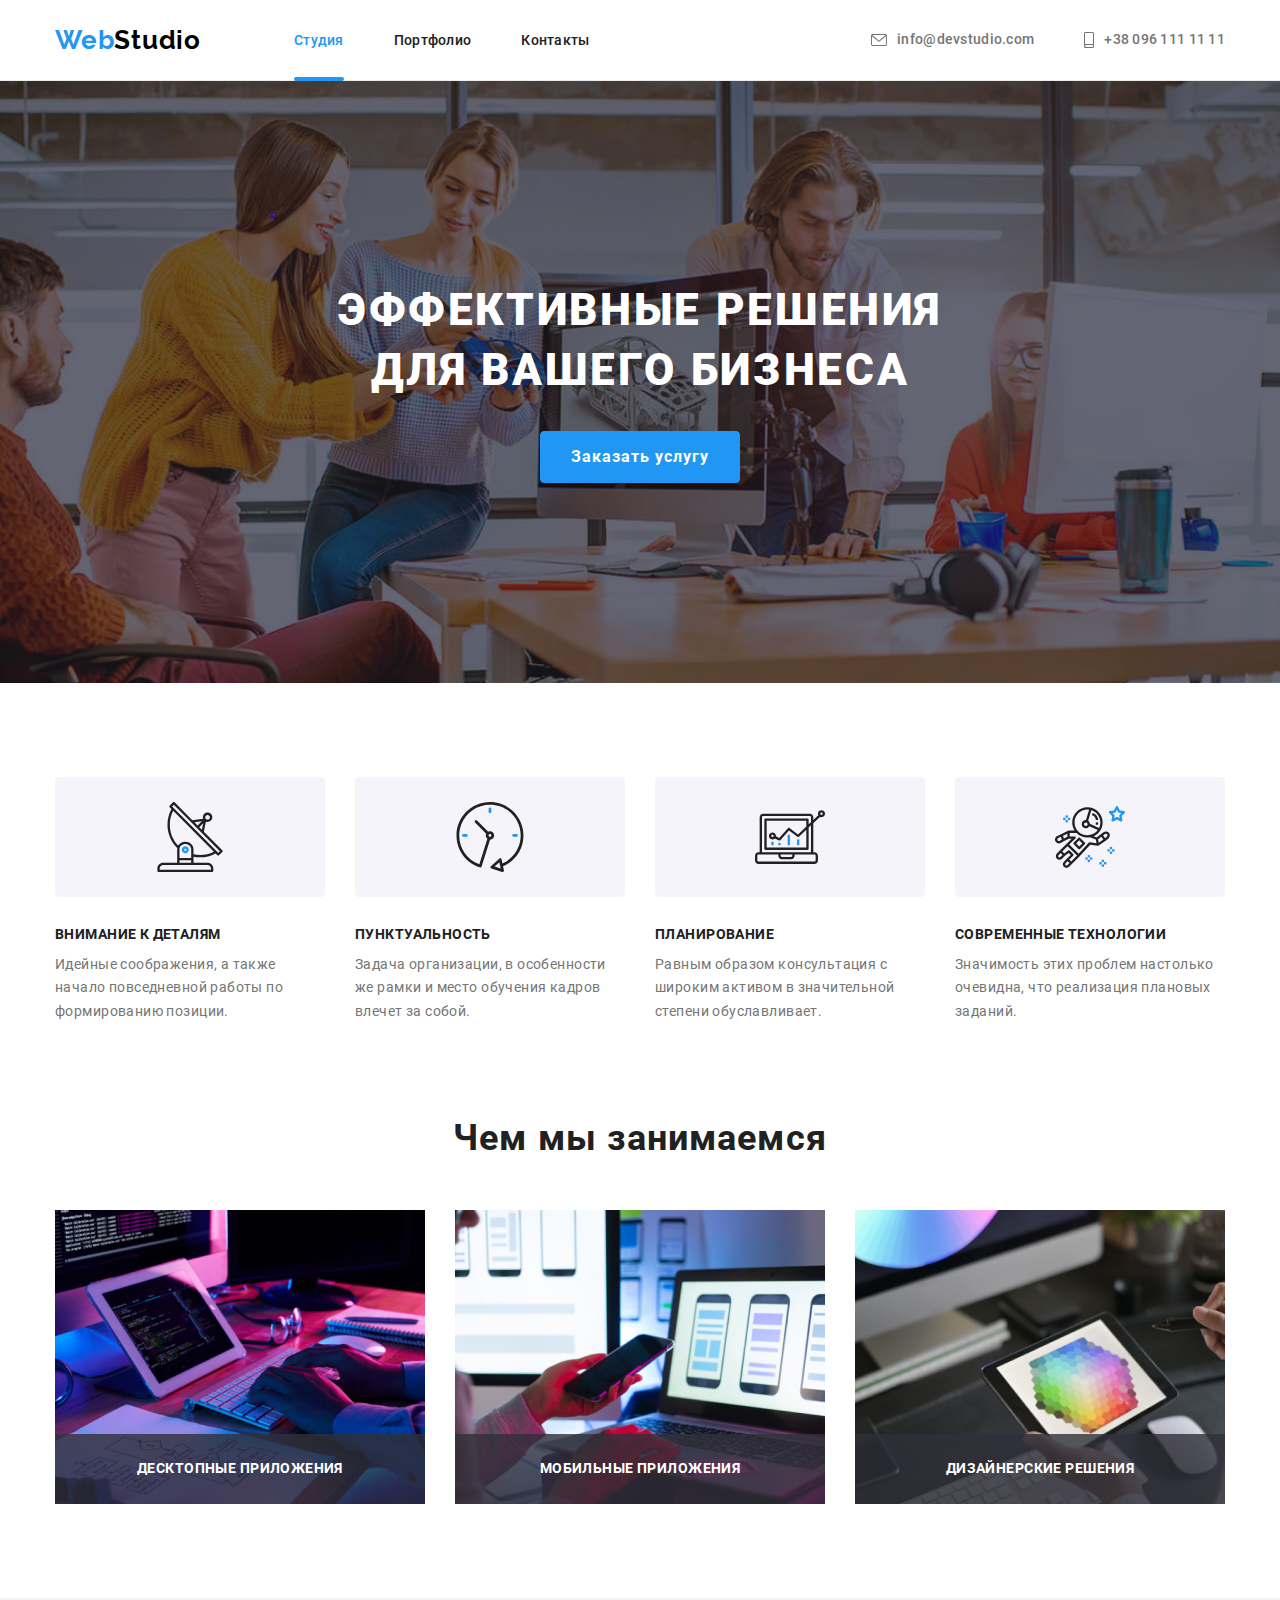
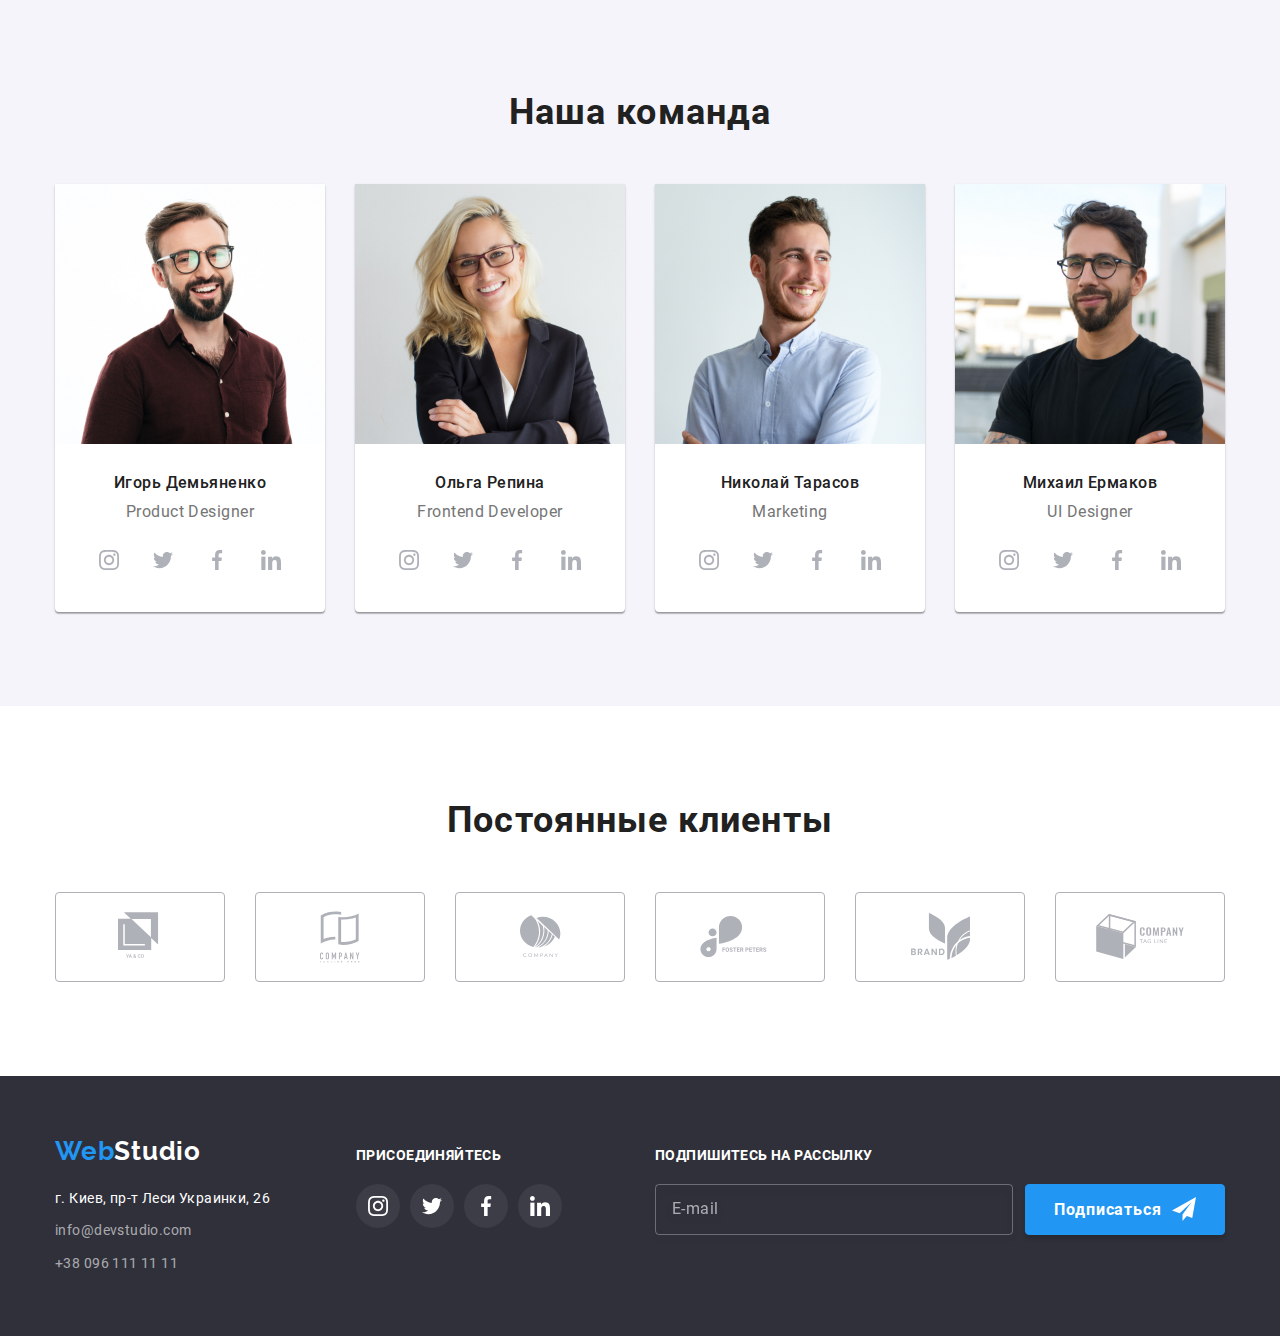
<file: index.html>
<!DOCTYPE html>
<html lang="ru">

<head>
    <meta charset="UTF-8">
    <meta name="viewport" content="width=device-width, initial-scale=1.0">
    <title>WebStudio</title>
    <link rel="stylesheet" href="https://cdnjs.cloudflare.com/ajax/libs/modern-normalize/1.0.0/modern-normalize.min.css">
    <link rel="stylesheet" href="./css/fonts.css">
    <link rel="stylesheet" href="./css/style.css">
</head>

<body>
    <header class="header">
        <div class="container">
            <nav class="nav">
                <a class="nav-logo" href="./index.html">
                    <span class="logo-accent">Web</span>Studio</a>

                <ul class="nav-list">
                    <li class="nav-item">
                        <a class="item-link nav-accent active" href="./index.html">Студия</a>
                    </li>
                    <li class="nav-item">
                        <a class="item-link" href="./portfolio.html">Портфолио</a>
                    </li>
                    <li class="nav-item">
                        <a class="item-link" href="#">Контакты</a>
                    </li>
                </ul>
            </nav>
            <ul class="contacts">
                <li class="contacts-item">
                    <a class="contacts-link" href="mailto:info@devstudio.com">
                        <svg class="contacts-icon" width="16" height="12">
                            <use href="./images/sprite.svg#icon-envelope"></use>
                        </svg>
                        info@devstudio.com
                    </a>
                </li>
                <li class="contacts-item">
                    <a class="contacts-link" href="tel:+380961111111">
                        <svg class="contacts-icon" width="10" height="16">
                            <use href="./images/sprite.svg#icon-smartphone"></use>
                        </svg>
                        +38 096 111 11 11
                    </a>
                </li>
            </ul>
        </div>
    </header>

    <main>
        <!-- Hero -->
        <section class="hero">
            <h1 class="hero-title">Эффективные решения для вашего бизнеса</h1>
            <button class="hero-btn" type="button" data-modal-open>Заказать услугу</button>
        </section>

        <!-- Advantage -->
        <section class="advantage">
            <div class="container">
                <h2 class="visually-hidden">Достоинства</h2>
                <ul class="advantage-list">
                    <li class="advantage-item">
                        <div class="advantage-pic">
                            <svg class="advantage-icon" width="70" height="70">
                                <use href="./images/sprite.svg#icon-antenna"></use>
                            </svg>
                        </div>
                        <h3 class="advantage-title">Внимание к деталям</h3>
                        <p class="advantage-text">
                            Идейные соображения, а также начало повседневной работы по формированию позиции.
                        </p>
                    </li>
                    <li class="advantage-item">
                        <div class="advantage-pic">
                            <svg class="advantage-icon" width="70" height="70">
                                <use href="./images/sprite.svg#icon-clock"></use>
                            </svg>
                        </div>
                        <h3 class="advantage-title">Пунктуальность</h3>
                        <p class="advantage-text">
                            Задача организации, в особенности же рамки и место обучения кадров влечет за собой.
                        </p>
                    </li>
                    <li class="advantage-item">
                        <div class="advantage-pic">
                            <svg class="advantage-icon" width="70" height="70">
                                <use href="./images/sprite.svg#icon-diagram"></use>
                            </svg>
                        </div>
                        <h3 class="advantage-title">Планирование</h3>
                        <p class="advantage-text">
                            Равным образом консультация с широким активом в значительной степени обуславливает.
                        </p>
                    </li>
                    <li class="advantage-item">
                        <div class="advantage-pic">
                            <svg class="advantage-icon" width="70" height="70">
                                <use href="./images/sprite.svg#icon-astronaut"></use>
                            </svg>
                        </div>
                        <h3 class="advantage-title">Современные технологии</h3>
                        <p class="advantage-text">
                            Значимость этих проблем настолько очевидна, что реализация плановых заданий.
                        </p>
                    </li>
                </ul>
            </div>
        </section>

        <!-- Services -->
        <section class="services">
            <div class="container">
                <h2 class="title">Чем мы занимаемся</h2>
                <ul class="services-list">
                    <li class="services-item">
                        <h3 class="services-title">Десктопные приложения</h3>
                        <img class="services-img" src="./images/wedo/wedo1.jpg" alt="Разработка веб-сайта" width="370" height="294">
                    </li>
                    <li class="services-item">
                        <h3 class="services-title">Мобильные приложения</h3>
                        <img class="services-img" src="./images/wedo/wedo2.jpg" alt="Разработка мобильных приложений" width="370" height="294">
                    </li>
                    <li class="services-item">
                        <h3 class="services-title">Дизайнерские решения</h3>
                        <img class="services-img" src="./images/wedo/wedo3.jpg" alt="Разработка веб-дизайна" width="370" height="294">
                    </li>
                </ul>
            </div>
        </section>

        <!-- Our Team -->
        <section class="team">
            <div class="container">
                <h2 class="title">Наша команда</h2>
                <ul class="team-list">
                    <li class="team-worker">
                        <img class="worker-photo" src="./images/team/igor.jpg" alt="Игорь Демьяненко Дизайнер Продукции" width="270" height="260">
                        <div class="worker-discription">
                            <h3 class="worker-name">Игорь Демьяненко</h3>
                            <p class="worker-post" lang="en">Product Designer</p>
                            <ul class="worker-social">
                                <li class="social-item">
                                    <a class="social-link" href="https://www.instagram.com" target="_blank">
                                        <svg class="social-network" width="20" height="20">
                                            <use href="./images/sprite.svg#icon-instagram"></use>
                                        </svg>
                                    </a>
                                </li>
                                <li class="social-item">
                                    <a class="social-link" href="https://twitter.com" target="_blank">
                                        <svg class="social-network" width="20" height="20">
                                            <use href="./images/sprite.svg#icon-twitter"></use>
                                        </svg>
                                    </a>
                                </li>
                                <li class="social-item">
                                    <a class="social-link" href="https://www.facebook.com" target="_blank">
                                        <svg class="social-network" width="20" height="20">
                                            <use href="./images/sprite.svg#icon-facebook"></use>
                                        </svg>
                                    </a>
                                </li>
                                <li class="social-item">
                                    <a class="social-link" href="https://www.linkedin.com" target="_blank">
                                        <svg class="social-network" width="20" height="20">
                                            <use href="./images/sprite.svg#icon-linkedin"></use>
                                        </svg>
                                    </a>
                                </li>
                            </ul>
                        </div>
                    </li>
                    <li class="team-worker">
                        <img class="worker-photo" src="./images/team/olga.jpg" alt="Ольга Репина Фронтенд-разработик" width="270" height="260">
                        <div class="worker-discription">
                            <h3 class="worker-name">Ольга Репина</h3>
                            <p class="worker-post" lang="en">Frontend Developer</p>
                            <ul class="worker-social">
                                <li class="social-item">
                                    <a class="social-link" href="https://www.instagram.com" target="_blank">
                                        <svg class="social-network" width="20" height="20">
                                            <use href="./images/sprite.svg#icon-instagram"></use>
                                        </svg>
                                    </a>
                                </li>
                                <li class="social-item">
                                    <a class="social-link" href="https://twitter.com" target="_blank">
                                        <svg class="social-network" width="20" height="20">
                                            <use href="./images/sprite.svg#icon-twitter"></use>
                                        </svg>
                                    </a>
                                </li>
                                <li class="social-item">
                                    <a class="social-link" href="https://www.facebook.com" target="_blank">
                                        <svg class="social-network" width="20" height="20">
                                            <use href="./images/sprite.svg#icon-facebook"></use>
                                        </svg>
                                    </a>
                                </li>
                                <li class="social-item">
                                    <a class="social-link" href="https://www.linkedin.com" target="_blank">
                                        <svg class="social-network" width="20" height="20">
                                            <use href="./images/sprite.svg#icon-linkedin"></use>
                                        </svg>
                                    </a>
                                </li>
                            </ul>
                        </div>
                    </li>
                    <li class="team-worker">
                        <img class="worker-photo" src="./images/team/nikolay.jpg" alt="Николай Тарасов Маркетолог" width="270" height="260">
                        <div class="worker-discription">
                            <h3 class="worker-name">Николай Тарасов</h3>
                            <p class="worker-post" lang="en">Marketing</p>
                            <ul class="worker-social">
                                <li class="social-item">
                                    <a class="social-link" href="https://www.instagram.com" target="_blank">
                                        <svg class="social-network" width="20" height="20">
                                            <use href="./images/sprite.svg#icon-instagram"></use>
                                        </svg>
                                    </a>
                                </li>
                                <li class="social-item">
                                    <a class="social-link" href="https://twitter.com" target="_blank">
                                        <svg class="social-network" width="20" height="20">
                                            <use href="./images/sprite.svg#icon-twitter"></use>
                                        </svg>
                                    </a>
                                </li>
                                <li class="social-item">
                                    <a class="social-link" href="https://www.facebook.com" target="_blank">
                                        <svg class="social-network" width="20" height="20">
                                            <use href="./images/sprite.svg#icon-facebook"></use>
                                        </svg>
                                    </a>
                                </li>
                                <li class="social-item">
                                    <a class="social-link" href="https://www.linkedin.com" target="_blank">
                                        <svg class="social-network" width="20" height="20">
                                            <use href="./images/sprite.svg#icon-linkedin"></use>
                                        </svg>
                                    </a>
                                </li>
                            </ul>
                        </div>
                    </li>
                    <li class="team-worker">
                        <img class="worker-photo" src="./images/team/michail.jpg" alt="Михаил Ермаков Дизайнер ПИ" width="270" height="260">
                        <div class="worker-discription">
                            <h3 class="worker-name">Михаил Ермаков</h3>
                            <p class="worker-post" lang="en">UI Designer</p>
                            <ul class="worker-social">
                                <li class="social-item">
                                    <a class="social-link" href="https://www.instagram.com" target="_blank">
                                        <svg class="social-network" width="20" height="20">
                                            <use href="./images/sprite.svg#icon-instagram"></use>
                                        </svg>
                                    </a>
                                </li>
                                <li class="social-item">
                                    <a class="social-link" href="https://twitter.com" target="_blank">
                                        <svg class="social-network" width="20" height="20">
                                            <use href="./images/sprite.svg#icon-twitter"></use>
                                        </svg>
                                    </a>
                                </li>
                                <li class="social-item">
                                    <a class="social-link" href="https://www.facebook.com" target="_blank">
                                        <svg class="social-network" width="20" height="20">
                                            <use href="./images/sprite.svg#icon-facebook"></use>
                                        </svg>
                                    </a>
                                </li>
                                <li class="social-item">
                                    <a class="social-link" href="https://www.linkedin.com" target="_blank">
                                        <svg class="social-network" width="20" height="20">
                                            <use href="./images/sprite.svg#icon-linkedin"></use>
                                        </svg>
                                    </a>
                                </li>
                            </ul>
                        </div>
                    </li>
                </ul>
            </div>
        </section>

        <!-- Regular Customers -->
        <section class="customers">
            <div class="container">
                <h2 class="title">Постоянные клиенты</h2>
                <ul class="customers-list">
                    <li class="customers-item">
                        <a class="customers-link" href="/">
                            <svg class="customers-logo" width="44.27" height="49.23">
                                <use href="./images/sprite.svg#icon-client1"></use>
                            </svg>
                        </a>
                    </li>
                    <li class="customers-item">
                        <a class="customers-link" href="/">
                            <svg class="customers-logo" width="40" height="52">
                                <use href="./images/sprite.svg#icon-client2"></use>
                            </svg>
                        </a>
                    </li>
                    <li class="customers-item">
                        <a class="customers-link" href="/">
                            <svg class="customers-logo" width="41" height="42.6">
                                <use href="./images/sprite.svg#icon-client3"></use>
                            </svg>
                        </a>
                    </li>
                    <li class="customers-item">
                        <a class="customers-link" href="/">
                            <svg class="customers-logo" width="79.66" height="42.02">
                                <use href="./images/sprite.svg#icon-client4"></use>
                            </svg>
                        </a>
                    </li>
                    <li class="customers-item">
                        <a class="customers-link" href="/">
                            <svg class="customers-logo" width="59" height="47">
                                <use href="./images/sprite.svg#icon-client5"></use>
                            </svg>
                        </a>
                    </li>
                    <li class="customers-item">
                        <a class="customers-link" href="/">
                            <svg class="customers-logo" width="88.48" height="45.44">
                                <use href="./images/sprite.svg#icon-client6"></use>
                            </svg>
                        </a>
                    </li>
                </ul>
            </div>
        </section>
    </main>

    <footer class="footer">
        <div class="container">
            <!-- Contacts -->
            <div class="footer-address">
                <a href="./index.html" class="footer-link">
                    <span class="footer-logo">Web</span>Studio
                </a>
                <address class="address">
                    <ul class="address-list">
                        <li class="address-item">
                            <a class="address-map" href="https://goo.gl/maps/bj7WodvELnyaLLuA9" target="_blank">г. Киев, пр-т Леси
                                Украинки, 26</a>
                        </li>
                        <li class="address-item">
                            <a class="address-link" href="mailto:info@devstudio.com">info@devstudio.com</a>
                        </li>
                        <li class="address-item">
                            <a class="address-link" href="tel:+380961111111">+38 096 111 11 11</a>
                        </li>
                    </ul>
                </address>
            </div>
            <div class="footer-social">
                <h2 class="footer-title">присоединяйтесь</h2>
                <ul class="footer-social-list">
                    <li class="footer-social-item">
                        <a class="footer-social-link" href="https://www.instagram.com" target="_blank">
                            <svg class="footer-social-icon" width="20" height="20">
                                <use href="./images/sprite.svg#icon-instagram"></use>
                            </svg>
                        </a>
                    </li>
                    <li class="footer-social-item">
                        <a class="footer-social-link" href="https://twitter.com" target="_blank">
                            <svg class="footer-social-icon" width="20" height="20">
                                <use href="./images/sprite.svg#icon-twitter"></use>
                            </svg>
                        </a>
                    </li>
                    <li class="footer-social-item">
                        <a class="footer-social-link" href="https://www.facebook.com" target="_blank">
                            <svg class="footer-social-icon" width="20" height="20">
                                <use href="./images/sprite.svg#icon-facebook"></use>
                            </svg>
                        </a>
                    </li>
                    <li class="footer-social-item">
                        <a class="footer-social-link" href="https://www.linkedin.com" target="_blank">
                            <svg class="footer-social-icon" width="20" height="20">
                                <use href="./images/sprite.svg#icon-linkedin"></use>
                            </svg>
                        </a>
                    </li>
                </ul>
            </div>
            <!-- Subscriotion -->
            <form class="subscription-form">
                <p class="subs-title">Подпишитесь на рассылку</p>
                <div class="subscription">
                    <label for="subs-email"></label>
                    <input class="subs-input" id="subs-email" name="subs-email" type="email" placeholder="E-mail" autocomplete="email">
                    <button class="subs-btn" type="submit">Подписаться
                        <svg class="icon-send" width="24" height="24">
                            <use href="./images/sprite.svg#icon-send"></use>
                        </svg>
                    </button>
                </div>
            </form>
        </div>
    </footer>
    
    <!-- Modal Button -->
    <div class="backdrop is-hidden" data-modal>
        <div class="modal">
            <button class="modal-btn" type="button" data-modal-close>
                <svg class="logo-close" width="11px" height="11px">
                    <use href="./images/sprite.svg#icon-close"></use>
                </svg>
            </button>
            <form class="main-form">
                <b class="form-title">Оставьте свои данные, мы вам перезвоним</b>
                <div class="form-field">
                    <label class="field-label" for="name">Имя</label>
                    <input class="field-input" id="name" type="text" name="name" autocomplete="name">
                    <svg class="icon-input" width="18px" height="18px">
                        <use href="./images/sprite.svg#icon-person"></use>
                    </svg>
                </div>
                <div class="form-field">
                    <label class="field-label" for="tel">Телефон</label>
                    <input class="field-input" id="tel" type="tel" name="tel" autocomplete="tel">
                    <svg class="icon-input" width="18px" height="18px">
                        <use href="./images/sprite.svg#icon-phone"></use>
                    </svg>
                </div>
                <div class="form-field">
                    <label class="field-label" for="email">Почта</label>
                    <input class="field-input" id="email" type="email" name="email" autocomplete="email">
                    <svg class="icon-input" width="18px" height="18px">
                        <use href="./images/sprite.svg#icon-email"></use>
                    </svg>
                </div>
                <div class="form-field comment">
                    <label class="field-label" for="comment">Комментарий</label>
                    <textarea class="field-input textarea" id="comment" name="comment" placeholder="Введите текст"></textarea>
                </div>
                <div class="form-check">
                    <input class="check-input" type="checkbox" id="check" name="privacy">
                    <label class="check-label" for="check">Соглашаюсь с рассылкой и принимаю<a class="policy-link"
                            href="https://policies.google.com/terms?hl=ru-UA&fg=1">Условия договора</a></label>
                </div>
                <button class="send-btn" type="submit">Отправить</button>
            
            </form>
        </div>
    </div>
    <script src="./js/modal.js"></script>
</body>

</html>
</file>
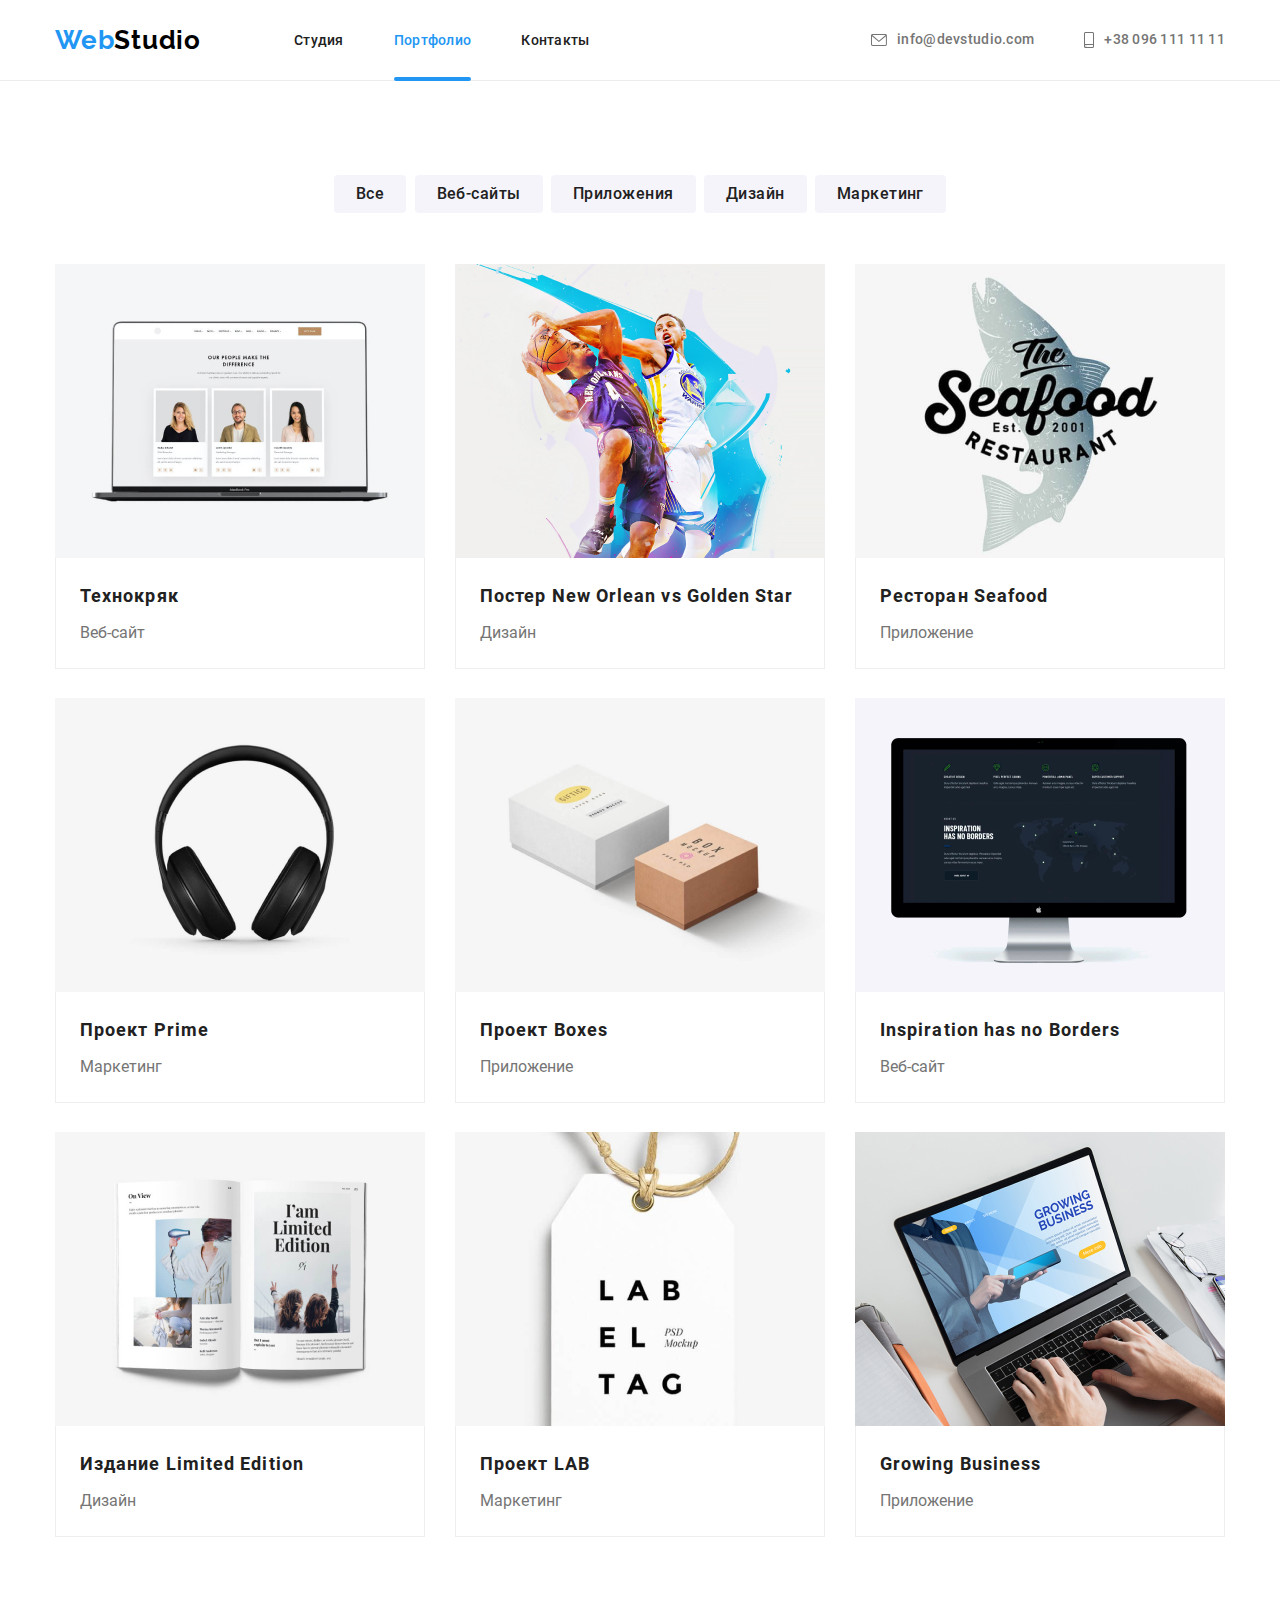
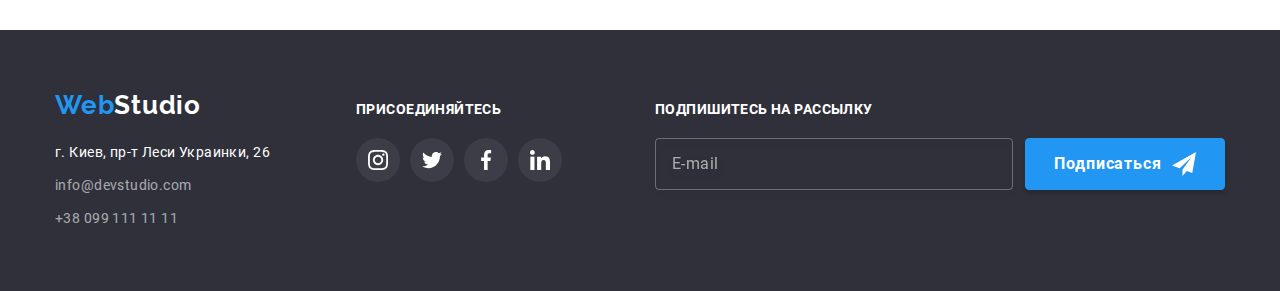
<file: portfolio.html>
<!DOCTYPE html>
<html lang="ru">
<head>
    <meta charset="UTF-8">
    <meta name="viewport" content="width=device-width, initial-scale=1.0">
    <title>Портфолио</title>
    <link rel="stylesheet" href="https://cdnjs.cloudflare.com/ajax/libs/modern-normalize/1.0.0/modern-normalize.min.css">
    <link rel="stylesheet" href="./css/fonts.css">
    <link rel="stylesheet" href="./css/style.css">
</head>
<body>
    <header class="header">
        <div class="container">
            <!-- Navigation -->
            <nav class="nav">
                <a class="nav-logo" href="./index.html">
                    <span class="logo-accent">Web</span>Studio
                </a>

                <ul class="nav-list">
                    <li class="nav-item">
                        <a class="item-link" href="./index.html">Студия</a>
                    </li>
                    <li class="nav-item">
                        <a class="item-link nav-accent active" href="./portfolio.html">Портфолио</a>
                    </li>
                    <li class="nav-item">
                        <a class="item-link" href="#">Контакты</a>
                    </li>
                </ul>
            </nav>
            <ul class="contacts">
                <li class="contacts-item">
                    <a class="contacts-link" href="mailto:info@devstudio.com">
                        <svg class="contacts-icon" width="16" height="12">
                            <use href="./images/sprite.svg#icon-envelope"></use>
                        </svg>
                        info@devstudio.com
                    </a>
                </li>
                <li class="contacts-item">
                    <a class="contacts-link" href="tel:+380961111111">
                        <svg class="contacts-icon" width="10" height="16">
                            <use href="./images/sprite.svg#icon-smartphone"></use>
                        </svg>
                        +38 096 111 11 11
                    </a>
                </li>
            </ul>
        </div>
    </header>

    <main>
        <!-- Portfolio -->
        <section class="portfolio">
            <div class="container">
                <h1 class="visually-hidden">Портфолио</h1>
                <ul class="filters">
                    <li class="filters-item">
                        <button type="button" class="filters-button">Все</button>
                    </li>
                    <li class="filters-item">
                        <button type="button" class="filters-button">Веб-сайты</button>
                    </li>
                    <li class="filters-item">
                        <button type="button" class="filters-button">Приложения</button>
                    </li>
                    <li class="filters-item">
                        <button type="button" class="filters-button">Дизайн</button>
                    </li>
                    <li class="filters-item">
                        <button type="button" class="filters-button">Маркетинг</button>
                    </li>
                </ul>

                <!-- Projects -->
                <ul class="projects">
                    <li class="projects-list">
                        <a class="projects-link" href="#">
                            <div class="thumb">
                                <p class="overlay">Технокряк это современная площадка распространения коронавируса. Компании используют эту платформу для цифрового
                                    шпионажа и атак на защищённые сервера конкурентов.</p>
                                <img class="projects-img" src="images/portfolio/tehno.jpg" alt="Технокряк" width="380" height="294">
                            </div>
                            <div class="projects-discription">
                                <h3 class="projects-name">Технокряк</h3>
                                <p class="projects-title">Веб-сайт</p>
                            </div>
                        </a>
                    </li>
                    <li class="projects-list">
                        <a class="projects-link" href="#">
                            <div class="thumb">
                                <p class="overlay">Технокряк это современная площадка распространения коронавируса. Компании используют эту платформу для цифрового
                                шпионажа и атак на защищённые сервера конкурентов.</p>
                                <img class="projects-img" src="images/portfolio/poster.jpg" alt="Постер New Orlean vs Golden Star" width="380"
                                    height="294">
                            </div>                           
                            <div class="projects-discription">
                                <h3 class="projects-name">Постер New Orlean vs Golden Star</h3>
                                <p class="projects-title">Дизайн</p>
                            </div>
                        </a>
                    </li>
                    <li class="projects-list">
                        <a class="projects-link" href="#">
                            <div class="thumb">
                                <p class="overlay">Технокряк это современная площадка распространения коронавируса. Компании используют эту платформу для цифрового
                                    шпионажа и атак на защищённые сервера конкурентов.</p>
                                <img class="projects-img" src="images/portfolio/seafood.jpg" alt="Ресторан Seafood" width="380" height="294">
                            </div>                            
                            <div class="projects-discription">
                                <h3 class="projects-name">Ресторан Seafood</h3>
                                <p class="projects-title">Приложение</p>
                            </div>
                        </a>
                    </li>
                    <li class="projects-list">
                        <a class="projects-link" href="#">
                            <div class="thumb">
                                <p class="overlay">Технокряк это современная площадка распространения коронавируса. Компании используют эту платформу для цифрового
                                    шпионажа и атак на защищённые сервера конкурентов.</p>
                                <img class="projects-img" src="images/portfolio/prime.jpg" alt="Проект Prime" width="380" height="294">
                            </div>                            
                            <div class="projects-discription">
                                <h3 class="projects-name">Проект Prime</h3>
                                <p class="projects-title">Маркетинг</p>
                            </div>
                        </a>
                    </li>
                    <li class="projects-list">
                        <a class="projects-link" href="#">
                            <div class="thumb">
                                <p class="overlay">Технокряк это современная площадка распространения коронавируса. Компании используют эту платформу для цифрового
                                    шпионажа и атак на защищённые сервера конкурентов.</p>
                                <img class="projects-img" src="images/portfolio/boxes.jpg" alt="Проект Boxes" width="380" height="294">
                            </div>                            
                            <div class="projects-discription">
                                <h3 class="projects-name">Проект Boxes</h3>
                                <p class="projects-title">Приложение</p>
                            </div>
                        </a>
                    </li>
                    <li class="projects-list">
                        <a class="projects-link" href="#">
                            <div class="thumb">
                                <p class="overlay">Технокряк это современная площадка распространения коронавируса. Компании используют эту платформу для цифрового
                                    шпионажа и атак на защищённые сервера конкурентов.</p>
                                <img class="projects-img" src="images/portfolio/inspiration.jpg" alt="Inspiration has no Borders" width="380"
                                    height="294">
                            </div>                           
                            <div class="projects-discription">
                                <h3 class="projects-name">Inspiration has no Borders</h3>
                                <p class="projects-title">Веб-сайт</p>
                            </div>
                        </a>
                    </li>
                    <li class="projects-list">
                        <a class="projects-link" href="#">
                            <div class="thumb">
                                <p class="overlay">Технокряк это современная площадка распространения коронавируса. Компании используют эту платформу для цифрового
                                    шпионажа и атак на защищённые сервера конкурентов.</p>
                                <img class="projects-img" src="images/portfolio/limited.jpg" alt="Издание Limited Edition" width="380" height="294">
                            </div>                           
                            <div class="projects-discription">
                                <h3 class="projects-name">Издание Limited Edition</h3>
                                <p class="projects-title">Дизайн</p>
                            </div>
                        </a>
                    </li>
                    <li class="projects-list">
                        <a class="projects-link" href="#">
                            <div class="thumb">
                                <p class="overlay">Технокряк это современная площадка распространения коронавируса. Компании используют эту платформу для цифрового
                                    шпионажа и атак на защищённые сервера конкурентов.</p>
                                <img class="projects-img" src="images/portfolio/lab.jpg" alt="Проект LAB" width="380" height="294">
                            </div>                          
                            <div class="projects-discription">
                                <h3 class="projects-name">Проект LAB</h3>
                                <p class="projects-title">Маркетинг</p>
                            </div>
                        </a>
                    </li>
                    <li class="projects-list">
                        <a class="projects-link" href="#">
                            <div class="thumb">
                                <p class="overlay">Технокряк это современная площадка распространения коронавируса. Компании используют эту платформу для цифрового
                                    шпионажа и атак на защищённые сервера конкурентов.</p>
                                <img class="projects-img" src="images/portfolio/growing.jpg" alt="Growing Business" width="380" height="294">
                            </div>                          
                            <div class="projects-discription">
                                <h3 class="projects-name">Growing Business</h3>
                                <p class="projects-title">Приложение</p>
                            </div>
                        </a>
                    </li>
                </ul>
            </div>
        </section>
    </main>
    
    <footer class="footer">
        <div class="container">
            <!-- Contacts-->
            <div class="footer-address">
                <a href="./index.html"  class="footer-link">
                    <span class="footer-logo">Web</span>Studio
                </a>
                <address class="address">
                    <ul class="address-list">
                        <li class="address-item">
                            <a class="address-map" href="https://goo.gl/maps/bj7WodvELnyaLLuA9" target="_blank">г. Киев, пр-т Леси Украинки, 26</a>
                        </li>
                        <li class="address-item">
                            <a class="address-link" href="mailto:info@devstudio.com">info@devstudio.com</a>
                        </li>
                        <li class="address-item">
                            <a class="address-link" href="tel:+380961111111">+38 099 111 11 11</a>
                        </li>
                    </ul>
                </address>
            </div>
            <div class="footer-social">
                <h2 class="footer-title">присоединяйтесь</h2>
                <ul class="footer-social-list">
                    <li class="footer-social-item">
                        <a class="footer-social-link" href="https://www.instagram.com" target="_blank">
                            <svg class="footer-social-icon" width="20" height="20">
                                <use href="./images/sprite.svg#icon-instagram"></use>
                            </svg>
                        </a>
                    </li>
                    <li class="footer-social-item">
                        <a class="footer-social-link" href="https://twitter.com" target="_blank">
                            <svg class="footer-social-icon" width="20" height="20">
                                <use href="./images/sprite.svg#icon-twitter"></use>
                            </svg>
                        </a>
                    </li>
                    <li class="footer-social-item">
                        <a class="footer-social-link" href="https://www.facebook.com" target="_blank">
                            <svg class="footer-social-icon" width="20" height="20">
                                <use href="./images/sprite.svg#icon-facebook"></use>
                            </svg>
                        </a>
                    </li>
                    <li class="footer-social-item">
                        <a class="footer-social-link" href="https://www.linkedin.com" target="_blank">
                            <svg class="footer-social-icon" width="20" height="20">
                                <use href="./images/sprite.svg#icon-linkedin"></use>
                            </svg>
                        </a>
                    </li>
                </ul>
            </div>
            <!-- Subscriotion -->
            <form class="subscription-form">
                <p class="subs-title">Подпишитесь на рассылку</p>
                <div class="subscription">
                    <label for="subs-email"></label>
                    <input class="subs-input" id="subs-email" name="subs-email" type="email" placeholder="E-mail"
                        autocomplete="email">
                    <button class="subs-btn" type="submit">Подписаться
                        <svg class="icon-send" width="24" height="24">
                            <use href="./images/sprite.svg#icon-send"></use>
                        </svg>
                    </button>
                </div>
            </form>
        </div>
    </footer>
</body>
</html>
</file>
<file: css/fonts.css>
@font-face {
  font-family: 'Roboto';
  src: url('../font/Roboto-Bold.woff2') format('woff2'),
    url('../font/Roboto-Bold.woff') format('woff');
  font-weight: 700;
  font-style: normal;
}

@font-face {
  font-family: 'Roboto';
  src: url('../font/Roboto-Regular.woff2') format('woff2'),
    url('../font/Roboto-Regular.woff') format('woff');
  font-weight: 400;
  font-style: normal;
}

@font-face {
  font-family: 'Roboto';
  src: url('../font/Roboto-Black.woff2') format('woff2'),
    url('../font/Roboto-Black.woff') format('woff');
  font-weight: 900;
  font-style: normal;
}

@font-face {
  font-family: 'Roboto';
  src: url('../font/Roboto-Medium.woff2') format('woff2'),
    url('../font/Roboto-Medium.woff') format('woff');
  font-weight: 500;
  font-style: normal;
}

@font-face {
  font-family: 'Raleway';
  src: url('../font/Raleway-Bold.woff2') format('woff2'),
    url('../font/Raleway-Bold.woff') format('woff');
  font-weight: 700;
  font-style: normal;
}
</file>
<file: css/style.css>
:root {
  --primary-text-color: #212121;
  --secondary-text-color: #757575;
  --accent-text-color: #2196f3;
  --reserve-text-color: #ffffff;
  --primary-font-family: 'Roboto', sans-serif;
  --secondary-font-family: 'Raleway', sans-serif;
}

html {
  box-sizing: border-box;
}

*,
*::before,
*::after {
  box-sizing: inherit;
}

body {
  font-family: var(--primary-font-family);
}

h1,
h2,
h3,
p {
  margin: 0;
}

ul {
  list-style: none;
  margin: 0;
  padding: 0;
}

a {
  text-decoration: none;
}

img {
  display: block;
  max-width: 100%;
  height: auto;
}

.container {
  width: 1200px;
  padding: 0 15px;
  margin: 0 auto;
}

.title {
  margin-bottom: 50px;
  color: var(--primary-text-color);
  font-size: 36px;
  font-weight: 700;
  font-style: normal;
  text-align: center;
  line-height: 1.16;
  letter-spacing: 0.03em;
}

.visually-hidden {
  position: absolute;
  width: 1px;
  height: 1px;
  margin: -1px;
  border: 0;
  padding: 0;

  white-space: nowrap;
  clip-path: inset(100%);
  clip: rect(0 0 0 0);
  overflow: hidden;
}

/* ========== HEADER ==========*/
.header {
  border-bottom: 1px solid #ececec;
}

.header .container {
  display: flex;
  align-items: center;
}

.nav {
  display: flex;
  align-items: center;
}

.nav-list {
  display: flex;
  align-items: center;
  margin-left: 93px;
}

.nav-item:not(:last-child),
.contacts-item:not(:last-child) {
  margin-right: 50px;
}

.contacts {
  display: flex;
  align-items: center;
  margin-left: auto;
}

.nav-logo {
  font-family: var(--secondary-font-family);
  color: #000000;
  font-weight: 700;
  font-size: 26px;
  font-style: normal;
  line-height: 1.19;
  letter-spacing: 0.03em;
}

.logo-accent {
  color: var(--accent-text-color);
}

.item-link {
  color: var(--primary-text-color);
}

.nav-accent {
  color: var(--accent-text-color);
}

.contacts-link {
  display: flex;
  align-items: center;
  color: var(--secondary-text-color);
}

.contacts-link,
.item-link {
  position: relative;

  padding-top: 32px;
  padding-bottom: 32px;

  font-size: 14px;
  font-weight: 500;
  font-style: normal;
  line-height: 1.14;
  letter-spacing: 0.02em;

  transition: color 250ms cubic-bezier(0.4, 0, 0.2, 1);
}

.item-link:hover,
.item-link:focus,
.contacts-link:hover,
.contacts-link:focus {
  color: var(--accent-text-color);
}

.active {
  color: var(--accent-text-color);
}

.active::after {
  content: '';
  position: absolute;
  left: 0;
  bottom: 0;
  display: block;
  width: 100%;
  height: 4px;
  background-color: var(--accent-text-color);
  border-radius: 2px;
  transform: translateY(25%);
}

.contacts-icon {
  fill: currentColor;
  margin-right: 10px;
  vertical-align: middle;
}

/* =========== HERO ==========*/
.hero {
  background-color: #2f303a;
  background-image: linear-gradient(
      rgba(47, 48, 58, 0.4),
      rgba(47, 48, 58, 0.4)
    ),
    url(../images/hero/hero.jpg);
  max-width: 1600px;
  background-repeat: no-repeat;
  background-position: center;
  margin: auto;
  background-size: cover;
  text-align: center;
  padding-top: 200px;
  padding-bottom: 200px;
}

.hero-title {
  color: var(--reserve-text-color);
  max-width: 696px;
  margin-left: auto;
  margin-right: auto;
  font-size: 44px;
  font-weight: 900;
  font-style: normal;
  line-height: 1.36;
  letter-spacing: 0.06em;
  text-transform: uppercase;
  margin-bottom: 30px;
}

.hero-btn,
.subs-btn,
.send-btn {
  display: block;
  margin: 0 auto;
  padding: 10px 0;
  min-width: 200px;
  min-height: 50px;
  border-radius: 4px;
  border: 1px solid var(--accent-text-color);
  color: var(--reserve-text-color);
  background-color: var(--accent-text-color);
  font-size: 16px;
  font-weight: 700;
  font-style: normal;
  letter-spacing: 0.06em;
  line-height: 1.87;
  align-items: center;
  cursor: pointer;
  box-shadow: 0px 4px 4px rgba(0, 0, 0, 0.15);
}

/* ========= ADVANTAGES ======== */
.advantage {
  padding-top: 94px;
  padding-bottom: 94px;
}

.advantage-list {
  display: flex;
  align-items: flex-start;
  justify-content: space-between;
}

.advantage-item {
  min-width: 270px;
}

.advantage-pic {
  background-color: #f5f4fa;
  border-radius: 4px;
  height: 120px;
  padding: 25px 100px;
  margin-bottom: 30px;
}

.advantage-item:not(:last-child) {
  margin-right: 30px;
}

.advantage-title {
  color: var(--primary-text-color);
  font-size: 14px;
  font-weight: 700;
  font-style: normal;
  line-height: 1.14;
  letter-spacing: 0.03em;
  text-transform: uppercase;
  margin-bottom: 10px;
}

.advantage-text {
  color: var(--secondary-text-color);
  font-size: 14px;
  font-weight: 400;
  font-style: normal;
  line-height: 1.71;
  letter-spacing: 0.03em;
}

/*  ========SERVICES======== */
.services {
  padding-bottom: 94px;
}

.services-list {
  display: flex;
  justify-content: space-between;
}

.services-item {
  position: relative;
}

.services-title {
  position: absolute;
  left: 0;
  bottom: 0;
  padding-top: 27px;
  padding-bottom: 27px;
  width: 100%;
  height: 70px;
  background-color: rgba(47, 48, 58, 0.8);

  font-family: var(--primary-font-family);
  color: var(--reserve-text-color);
  line-height: 1.14;
  letter-spacing: 0.03em;
  font-style: normal;
  font-weight: 700;
  font-size: 14px;
  text-align: center;
  text-transform: uppercase;

  transform: translateY(0);
}

/* ======= TEAM ======= */
.team {
  background-color: #f5f4fa;
  text-align: center;
  padding-top: 94px;
  padding-bottom: 94px;
}

.team-list {
  display: flex;
  justify-content: space-between;
}

.team-worker {
  background-color: #ffffff;
  width: 270px;
  height: 428px;
  box-shadow: 0px 1px 3px rgba(0, 0, 0, 0.12), 0px 1px 1px rgba(0, 0, 0, 0.14),
    0px 2px 1px rgba(0, 0, 0, 0.2);
  border-radius: 0px 0px 4px 4px;
  padding-bottom: 30px;
}

.worker-discription {
  margin-top: 30px;
  padding-right: 32px;
  padding-left: 32px;
}

.worker-name {
  color: var(--primary-text-color);
  font-size: 16px;
  font-weight: 500;
  font-style: normal;
  text-align: center;
  line-height: 1.18;
  letter-spacing: 0.03em;
}

.worker-post {
  color: var(--secondary-text-color);
  margin-top: 10px;
  font-size: 16px;
  font-weight: 400;
  font-style: normal;
  line-height: 1.18;
  letter-spacing: 0.03em;
}

.worker-social {
  display: flex;
  margin-top: 16px;
  justify-content: space-between;
}

.social-link {
  display: flex;
  justify-content: center;
  align-items: center;
  width: 44px;
  height: 44px;
  border-radius: 50%;
  color: #afb1b8;

  transition: color 250ms cubic-bezier(0.4, 0, 0.2, 1),
    background-color 250ms cubic-bezier(0.4, 0, 0.2, 1);
}

.social-link:hover,
.social-link:focus {
  background-color: var(--accent-text-color);
  color: var(--reserve-text-color);
}

.social-network {
  fill: currentColor;
}

/* ========= REGULAR CUSTOMERS ======== */
.customers {
  padding-top: 94px;
  padding-bottom: 94px;
}

.customers-list {
  display: flex;
  justify-content: space-between;
}

.customers-link {
  display: flex;
  justify-content: center;
  align-items: center;
  color: #afb1b8;
  width: 170px;
  height: 90px;
  border: 1px solid;
  border-radius: 4px;

  transition: color 250ms cubic-bezier(0.4, 0, 0.2, 1),
    border-color 250ms cubic-bezier(0.4, 0, 0.2, 1);
}

.customers-logo {
  fill: currentColor;
}

.customers-link:hover,
.customers-link:focus {
  color: var(--accent-text-color);
  border-color: var(--accent-text-color);
}

/* ====== PORTFOLIO BUTTONS ======== */
.filters {
  display: flex;
  width: 620px;
  min-height: 39px;
  margin: auto;
  margin-bottom: 50px;
  justify-content: space-between;
}

.filters-item {
  display: block;
  margin: 0 auto;
}

.filters-button {
  padding: 6px 22px;
  font-family: var(--primary-font-family);
  background-color: #f5f4fa;
  color: var(--primary-text-color);
  font-size: 16px;
  font-weight: 500;
  text-align: center;
  line-height: 1.62;
  letter-spacing: 0.03em;
  border-radius: 4px;
  cursor: pointer;
  border: none;

  transition: background-color 250ms cubic-bezier(0.4, 0, 0.2, 1),
    color 250ms cubic-bezier(0.4, 0, 0.2, 1),
    box-shadow 250ms cubic-bezier(0.4, 0, 0.2, 1);
}

.filters-button:hover,
.filters-button:focus {
  background-color: var(--accent-text-color);
  color: var(--reserve-text-color);
  box-shadow: 0px 3px 1px rgba(0, 0, 0, 0.1), 0px 1px 2px rgba(0, 0, 0, 0.08),
    0px 2px 2px rgba(0, 0, 0, 0.12);
}

/* ====== PORTFOLIO PROJECTS ======== */
.portfolio .container {
  padding-bottom: 94px;
  padding-top: 94px;
}
.projects {
  display: flex;
  justify-content: space-between;
  flex-wrap: wrap;
}

.projects-list {
  width: 370px;
  height: 404px;
  margin-bottom: 30px;
}

.projects-link {
  display: block;
  transition: box-shadow 250ms cubic-bezier(0.4, 0, 0.2, 1);
}

.projects-link:hover,
.projects-link:focus {
  box-shadow: 0px 1px 1px rgba(0, 0, 0, 0.12), 0px 4px 4px rgba(0, 0, 0, 0.06),
    1px 4px 6px rgba(0, 0, 0, 0.16);
}

.projects-list:nth-last-child(-n + 3) {
  margin-bottom: 0;
}

.projects-discription {
  padding: 20px 24px;
  border-right: 1px solid #eeeeee;
  border-bottom: 1px solid #eeeeee;
  border-left: 1px solid #eeeeee;
}

.projects-name {
  color: var(--primary-text-color);
  height: 35px;
  font-size: 18px;
  font-weight: 700;
  font-style: normal;
  line-height: 2;
  letter-spacing: 0.06em;
  margin-bottom: 5px;
}

.projects-title {
  color: var(--secondary-text-color);
  height: 30px;
  font-size: 16px;
  font-weight: 400;
  font-style: normal;
  line-height: 1.87;
  letter-spacing: 0.03;
}

.thumb {
  position: relative;
  overflow: hidden;
}

.overlay {
  position: absolute;
  left: 0;
  bottom: 0;

  padding: 63px 24px;
  width: 100%;
  height: 100%;
  background-color: rgba(33, 150, 243, 0.9);
  color: var(--reserve-text-color);
  font-size: 18px;
  line-height: 1.56;
  letter-spacing: 0.03em;

  transform: translateY(100%);
  transition: all 250ms cubic-bezier(0.4, 0, 0.2, 1);
}

.projects-link:hover .overlay,
.projects-link:focus .overlay {
  transform: translateY(0);
}

/* ====== FOOTER ======== */
.footer {
  padding-top: 60px;
  padding-bottom: 60px;
  background-color: #2f303a;
}

.footer .container {
  display: flex;
  justify-self: start;
  align-items: baseline;
}

.footer-address {
  width: 231px;
}

/* ====== FOOTER SOCIAL ======== */

.footer-social {
  margin-left: 70px;
  /*padding-top: 12px;
  width: 206px;
  height: 80px;*/
}

.footer-social-item {
  width: 44px;
  height: 44px;
}

.footer-social-list {
  display: flex;
  justify-content: space-between;
  width: 206px;
}

.footer-social-link {
  display: flex;
  justify-content: center;
  align-items: center;
  width: 44px;
  height: 44px;
  border-radius: 50%;
  color: var(--reserve-text-color);
  background-color: #ffffff10;

  transition: background-color 250ms cubic-bezier(0.4, 0, 0.2, 1);
}

.footer-social-icon {
  fill: currentColor;
}

.footer-social-link:hover,
.footer-social-link:focus {
  background-color: var(--accent-text-color);
  color: var(--reserve-text-color);
}

.footer-link {
  font-family: var(--secondary-font-family);
  color: var(--reserve-text-color);
  font-size: 26px;
  font-weight: 700;
  font-style: normal;
  line-height: 1.19;
  letter-spacing: 0.03em;
}

.footer-title,
.subs-title {
  display: inline-block;
  margin-bottom: 20px;
  font-family: var(--primary-font-family);
  color: var(--reserve-text-color);
  font-style: normal;
  font-weight: 700;
  font-size: 14px;
  line-height: 1.14;
  letter-spacing: 0.03em;
  text-transform: uppercase;
}

.footer-logo {
  color: var(--accent-text-color);
}

.address {
  margin-top: 20px;
}

.address-map {
  color: var(--reserve-text-color);
  font-size: 14px;
  font-weight: 400;
  font-style: normal;
  line-height: 1.71;
  letter-spacing: 0.03em;
}

.address-item:not(:last-child) {
  margin-bottom: 9px;
}

.address-link {
  color: rgba(255, 255, 255, 0.6);
  font-size: 14px;
  font-weight: 400;
  font-style: normal;
  line-height: 1.71;
  letter-spacing: 0.03em;
}

/* ======== SUBSCRIPTION ========= */
.subscription-form {
  display: block;
  margin-left: 93px;
  width: 570px;
}
.subs-btn {
  display: flex;
  justify-content: center;
  align-items: center;
  margin-left: 12px;
}
.icon-send {
  margin-left: 10px;
  fill: currentColor;
}
.subscription {
  display: flex;
}
.subs-input {
  padding: 15px 16px;
  min-width: 358px;
  min-height: 50px;
  border: 1px solid rgba(255, 255, 255, 0.3);
  filter: drop-shadow(0px 4px 4px rgba(0, 0, 0, 0.15));
  border-radius: 4px;
  background-color: transparent;
  color: #ffffff;
  transition: outline 250ms cubic-bezier(0.4, 0, 0.2, 1);
}
.subs-input:focus {
  outline: 1px solid var(--accent-text-color);
}
.subs-input::placeholder {
  font-size: 16px;
  line-height: 1.25;
  letter-spacing: 0.03em;
  color: rgba(255, 255, 255, 0.6);
}

/* ====== MODAL BUTTON ======== */
.backdrop {
  position: fixed;
  top: 0;
  left: 0;

  min-width: 100%;
  min-height: 100%;
  background-color: rgba(0, 0, 0, 0.2);
  opacity: 1;
  transition: opacity 700ms linear;
}

.backdrop.is-hidden {
  opacity: 0;
  visibility: none;
  pointer-events: none;
}

.modal {
  position: absolute;
  top: 50%;
  left: 50%;
  transform: translate(-50%, -50%) scale(1);
  transition: transform 700ms cubic-bezier(0.42, 0, 0.58, 1);

  padding: 40px;
  width: 528px;
  height: 581px;
  border-radius: 4px;
  background-color: var(--reserve-text-color);
  box-shadow: 0px 1px 3px rgba(0, 0, 0, 0.12), 0px 1px 1px rgba(0, 0, 0, 0.14),
    0px 2px 1px rgba(0, 0, 0, 0.2);
}

.modal-btn {
  display: flex;
  justify-content: center;
  align-items: center;
  position: absolute;
  top: 8px;
  right: 8px;
  cursor: pointer;
  width: 30px;
  height: 30px;
  border: 1px solid rgba(0, 0, 0, 0.1);
  border-radius: 50%;
  background: #ffffff;
  fill: 212121;

  transition: fill 250ms cubic-bezier(0.4, 0, 0.2, 1);
}

.modal-btn:hover,
.modal-btn:focus {
  fill: var(--accent-text-color);
}

.backdrop.is-hidden .modal {
  transform: translate(-50%, -50%) scale(0);
}

/* ====== FORM ======== */
.form-title {
  display: block;
  margin-bottom: 12px;
  font-weight: 700;
  font-size: 20px;
  line-height: 1.15;
  text-align: center;
  letter-spacing: 0.03em;

  color: var(--primary-text-color);
}
.form-field {
  position: relative;

  display: flex;
  flex-direction: column;
  margin-bottom: 10px;
}
.form-field.comment {
  margin-bottom: 20px;
}
.field-label {
  margin-bottom: 4px;
  font-size: 12px;
  line-height: 1.16;
  letter-spacing: 0.01em;
  color: var(--secondary-text-color);
}
.field-input {
  min-width: 100%;
  height: 40px;
  border: 1px solid rgba(33, 33, 33, 0.2);
  border-radius: 4px;
  padding-left: 42px;
  cursor: pointer;
  transition: border-color 250ms cubic-bezier(0.4, 0, 0.2, 1);
}
.field-input.textarea {
  height: 120px;
  padding: 12px 16px;
}
.field-input.textarea::placeholder {
  font-size: 12px;
  line-height: 1.16;
  letter-spacing: 0.01em;

  color: rgba(117, 117, 117, 0.5);
}
/* .field-input:hover, */
.field-input:focus {
  border-color: var(--accent-text-color);
  outline: none;
}
/* .field-input:hover + .icon-input, */
.field-input:focus + .icon-input {
  fill: var(--accent-text-color);
}
.icon-input {
  position: absolute;
  bottom: 11px;
  left: 12px;
  fill: 212121;
  transition: fill 250ms cubic-bezier(0.4, 0, 0.2, 1);
}
.form-check {
  margin-bottom: 30px;
}
.check-label {
  display: flex;
  justify-content: center;
  align-items: center;
  font-size: 14px;
  line-height: 1.71;
  letter-spacing: 0.03em;
  color: var(--secondary-text-color);
}
.check-label::before {
  content: '';
  display: inline-block;
  width: 16px;
  height: 15px;
  border: 2px solid #212121;
  border-radius: 2px;
  margin-right: 7px;
  transition: all 250ms cubic-bezier(0.4, 0, 0.2, 1);
}
.check-input:checked + .check-label::before {
  background-color: var(--accent-text-color);
  background-image: url(../images/checked.svg);
  background-size: contain;
  background-origin: border-box;
  border-color: transparent;
}

.policy-link {
  text-decoration: underline;
  color: var(--accent-text-color);
  margin-left: 5px;
}
.check-input {
  position: absolute;
  width: 1px;
  height: 1px;
  margin: -1px;
  border: 0;
  padding: 0;

  white-space: nowrap;
  clip-path: inset(100%);
  clip: rect(0 0 0 0);
  overflow: hidden;
}
</file>
